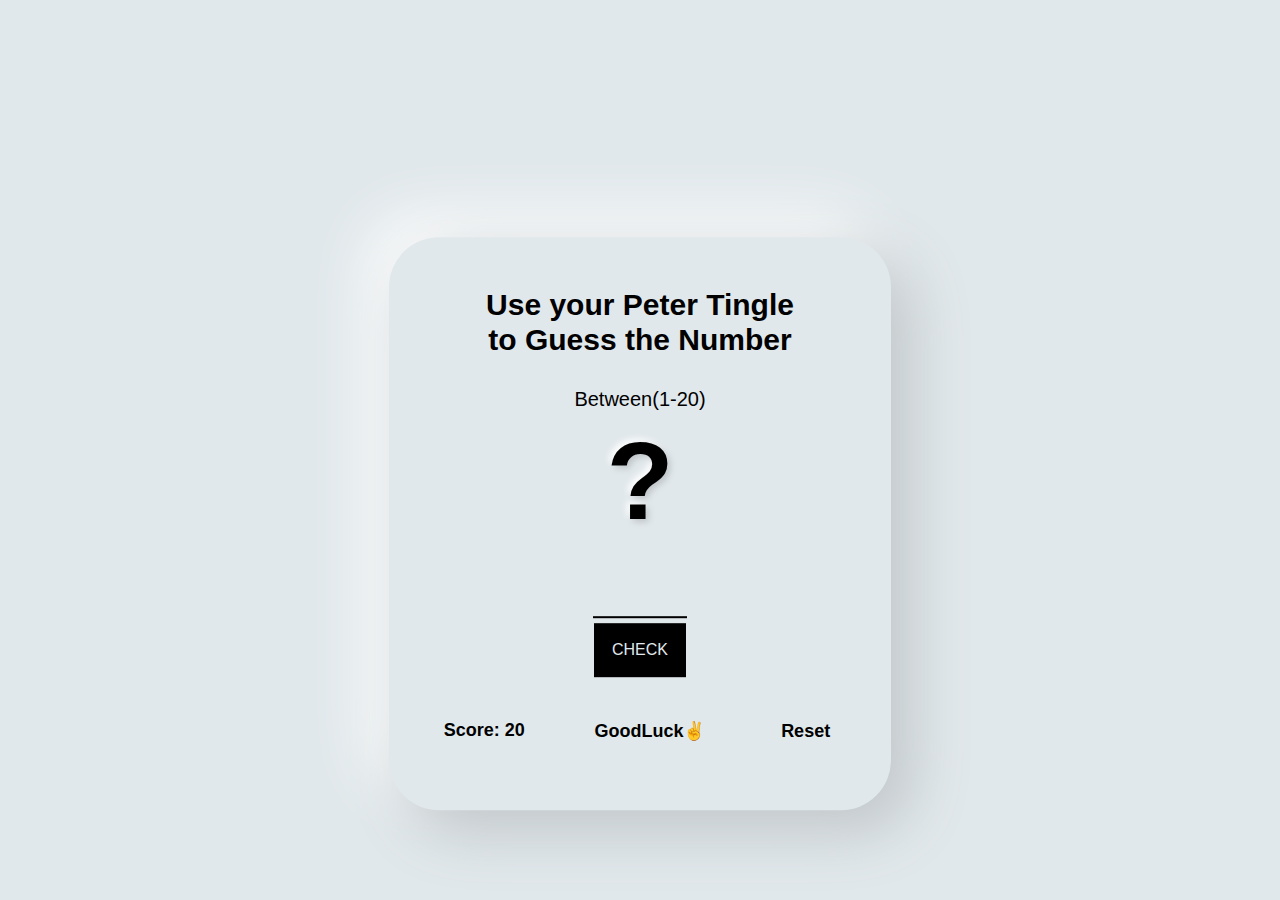
<file: 01-Guess-My-Number/index.html>
<!DOCTYPE html>
<html lang="en">
  <head>
    <meta charset="UTF-8" />
    <meta http-equiv="X-UA-Compatible" content="IE=edge" />
    <meta name="viewport" content="width=device-width, initial-scale=1.0" />
    <link
      rel="stylesheet"
      type="text/css"
      href="css/styles.css"
    />
    <title>Document</title>
  </head>
  <body>
    <div class="container">
      <header class="game-header">
        <h2>Use your Peter Tingle to Guess the Number</h2>
        <p>Between(1-20)</p>
      </header>
      <div class="hidden text-shadow"><b>?</b></div>

      <main class="game-main">
        <input type="text" class="number text-shadow" />
        <button class="check">CHECK</button>
      </main>

      <div class="game-bottom">
        <p class="label-score">Score: <span class="score">20</span></p>
        <p class="message">GoodLuck✌</p>
        <button class="reset"><a href="index.html">Reset</a></button>
      </div>
    </div>
    <script src="https://reza-hussain.github.io/JavaScript-Projects/01-Guess-My-Number/script.js"></script>
  </body>
</html>
</file>
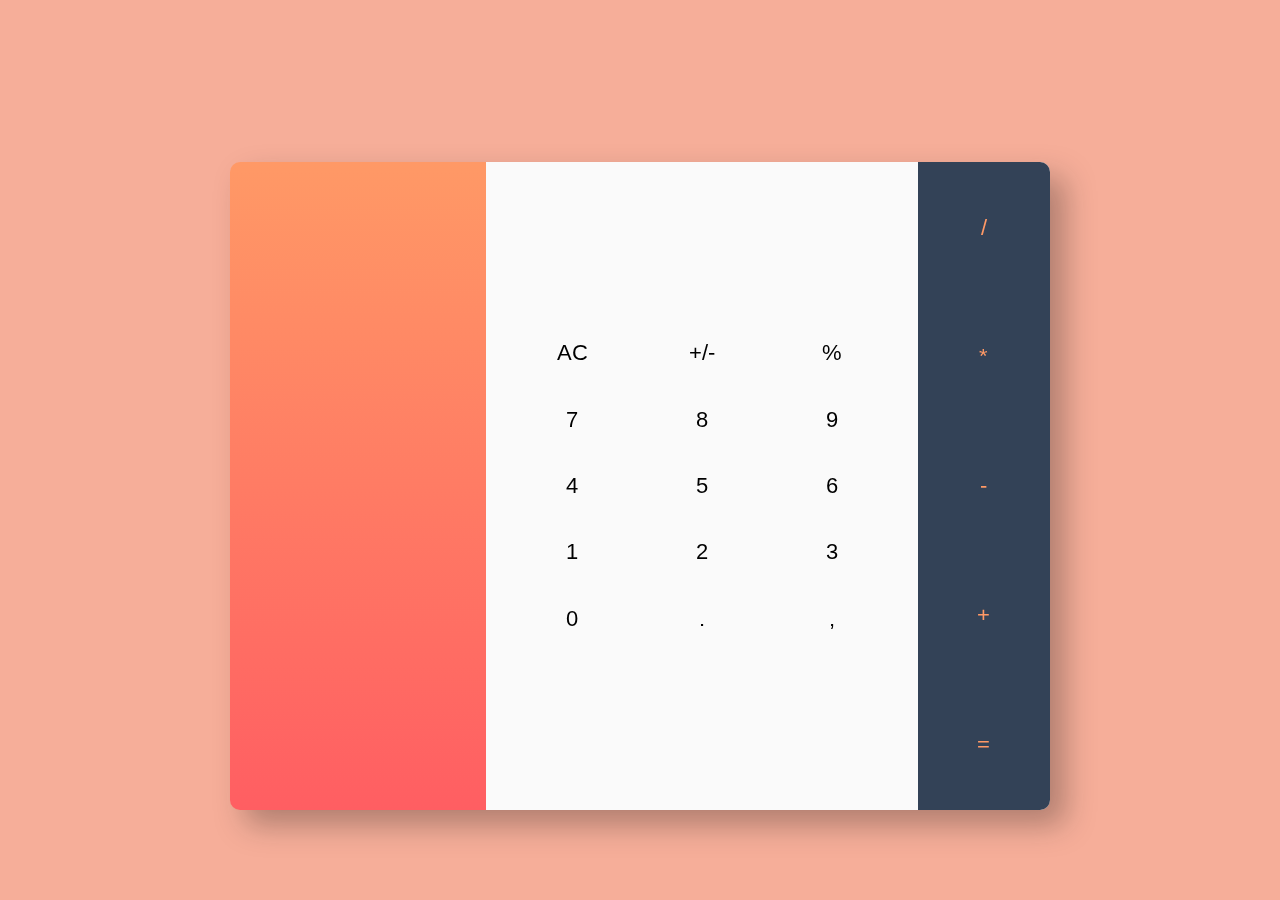
<file: 03-Calculator/index.html>
<!DOCTYPE html>
<html lang="en">
  <head>
    <meta charset="UTF-8" />
    <meta http-equiv="X-UA-Compatible" content="IE=edge" />
    <meta name="viewport" content="width=device-width, initial-scale=1.0" />
    <link rel="stylesheet" href="css/styles.css"
  </head>
  <body>
    <div class="container">
      <div class="input-box">
        <p class="main previous"></p>
        <textarea class="current" type="text" id="textval"></textarea>
      </div>
      <div class="table">
        <table class="left">
          <tr>
            <td><input class="clear" type="button" value="AC" /></td>
            <td><input class="plusMinus" type="button" value="+/-" /></td>
            <td><input class="percentage" type="button" value="%" /></td>
          </tr>
          <tr>
            <td><input class="number" type="button" value="7" /></td>
            <td><input class="number" type="button" value="8" /></td>
            <td><input class="number" type="button" value="9" /></td>
          </tr>
          <tr>
            <td><input class="number" type="button" value="4" /></td>
            <td><input class="number" type="button" value="5" /></td>
            <td><input class="number" type="button" value="6" /></td>
          </tr>
          <tr>
            <td><input class="number" type="button" value="1" /></td>
            <td><input class="number" type="button" value="2" /></td>
            <td><input class="number" type="button" value="3" /></td>
          </tr>
          <tr>
            <td><input class="number" type="button" value="0" /></td>
            <td><input class="number" type="button" value="." /></td>
            <td><input class="number" type="button" value="," /></td>
          </tr>
        </table>
        <table class="right">
          <tr>
            <td><input class="operation" type="button" value="/" /></td>
          </tr>
          <tr>
            <td><input class="operation" type="button" value="*" /></td>
          </tr>
          <tr>
            <td><input class="operation" type="button" value="-" /></td>
          </tr>
          <tr>
            <td><input class="operation" type="button" value="+" /></td>
          </tr>
          <tr>
            <td><input class="equals" type="button" value="=" /></td>
          </tr>
        </table>
      </div>
    </div>
    <script src="https://reza-hussain.github.io/JavaScript-Projects/03-Calculator/script.js"></script>
  </body>
</html>
</file>
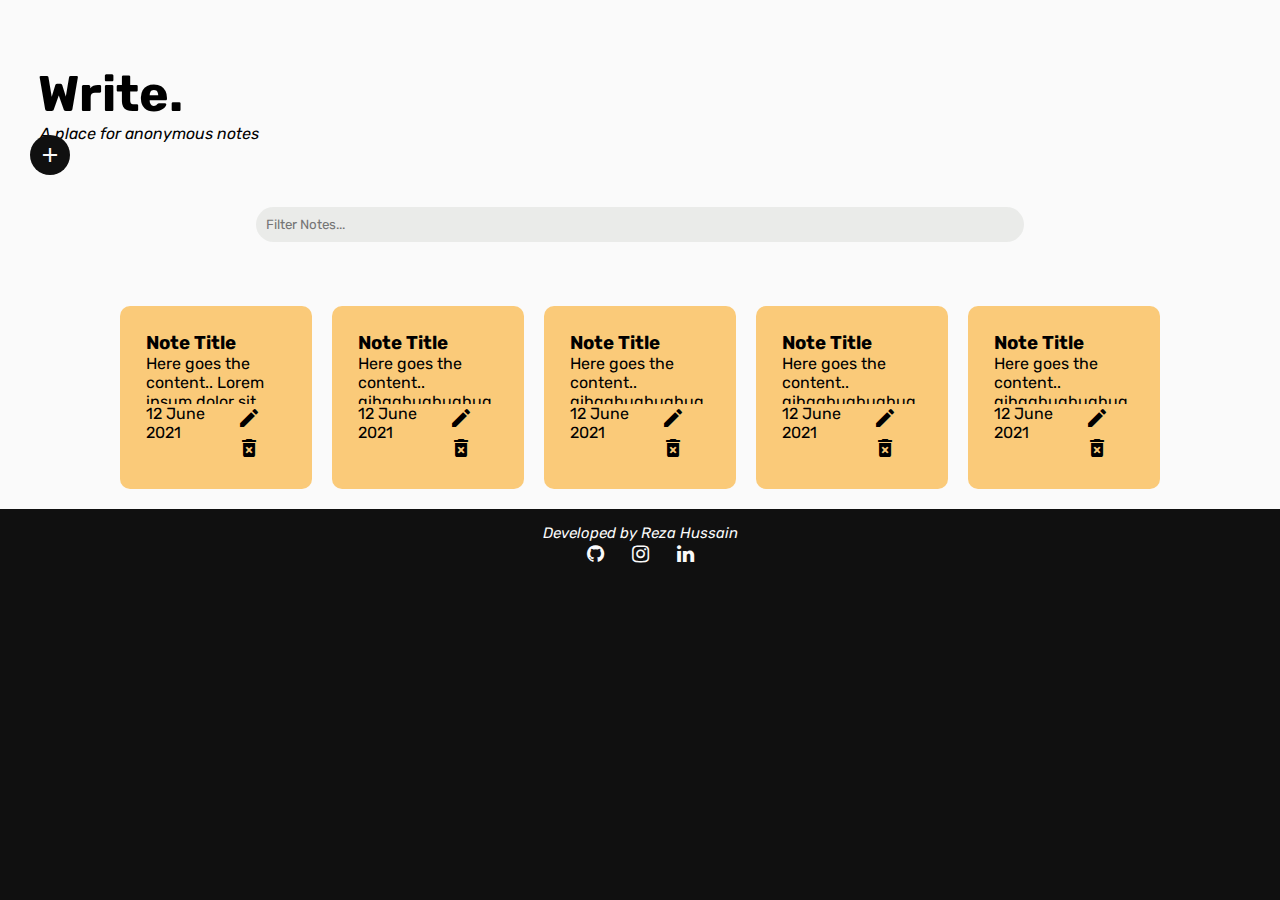
<file: 04-Write_The Notes App/index.html>
<!doctype html>
<html lang="en">
  <head>
    <title>Title</title>
    <!-- Required meta tags -->
    <meta charset="utf-8">
    <meta name="viewport" content="width=device-width, initial-scale=1, shrink-to-fit=no">

    <!-- Bootstrap CSS -->
    <link href="https://cdn.jsdelivr.net/npm/bootstrap@5.0.2/dist/css/bootstrap.min.css" rel="stylesheet" integrity="sha384-EVSTQN3/azprG1Anm3QDgpJLIm9Nao0Yz1ztcQTwFspd3yD65VohhpuuCOmLASjC" crossorigin="anonymous">
    <link rel="stylesheet" href="font-awesome-4.7.0/css/font-awesome.min.css">
    <link href="https://fonts.googleapis.com/icon?family=Material+Icons" rel="stylesheet">
    <link href="css/styles.css" rel="stylesheet">
  </head>
  <body>
    <div class="modal hidden fade" id="modal-box">
      <div class="modal-dialog">
        <div class="modal-content">
          <span class="modal-header" contenteditable="true" class="text-box"></span>
          <div class="modal-body">
            <textarea type="text" placeholder="Enter Content Here...."></textarea>
          </div>

          <div class="modal-bottom">
            <div class="color-buttons color-buttons-modal visuallyhidden" id="modal-color-picker">
              <button class="select-color red" id="red" type="button"></button>
              <button class="select-color blue" id="blue" type="button"></button>
              <button class="select-color orange"id="orange" type="button"></button>
              <button class="select-color green" id="green" type="button"></button>
              <button class="select-color purple" id="purple" type="button"></button>
            </div>
            <div class="modal-icons" id="modalIcons">
              <i class="material-icons close-btn" type="button" data-dismiss="modal">close</i>
              <i class="material-icons btn-color" id="select-color" type="button">format_paint</i>
              <i class="material-icons btn-done" type="button">done</i>
            </div>
          </div>
        </div>
      </div>
    </div>
    <div class="header_and_add">
      <div class="header container">
          <h3 class="logo">Write.</h3>
          <i class = "sub-logo">A place for anonymous notes</i>
      </div>
      <div class="dropdown" type="button">
        <div class="material-icons addButton" id="add-button" type="button">add</div>
        <div class="colors closed" type="button">
          <div class="color-dropdown">
          <button class="color-select color-select-0 red" id="red" type="button" data-toggle="modal" data-target="#modal-box"></button>
          <button class="color-select color-select-1 blue" id="blue" type="button" data-toggle="modal" data-target="#modal-box"></button>
          <button class="color-select color-select-2 orange" id="orange" type="button" data-toggle="modal" data-target="#modal-box"></button>
          <button class="color-select color-select-3 green" id="green" type="button" data-toggle="modal" data-target="#modal-box"></button>
          <button class="color-select color-select-4 purple" id="purple" type="button" data-toggle="modal" data-target="#modal-box"></button>
        </div>
      </div>
      
    </div>
    </div>

    </div>
    <div class="search">
      <input type="text" class="filter" placeholder="Filter Notes...">
    </div>

      <div class="row notes-content container">
          <div class="note col-xs-8 col-md-3 col-xl-6" id="note-1">
              <h3 class="note-title">Note Title</h3>
              <p class="note-content"> Here goes the content.. Lorem ipsum dolor sit amet, consectetur adipiscing elit, sed do eiusmod tempor incididunt ut labore et dolore magna aliqua. Ut enim ad minim veniam, </p>
              <p class="note-date"> 12 June 2021 <span class="note-icons"><i class="material-icons" type="button">create</i><i class="material-icons" type="button">delete_forever</i></span></p>
          </div>

          <div class="note col-xs-8 col-md-3 col-xl-6" id="note-2">
            <h3 class="note-title">Note Title</h3>
            <p class="note-content"> Here goes the content.. gihgghughughughughrgughughughrughughrguhgruhgrgh.</p>
            <p class="note-date"> 12 June 2021 <span class="note-icons"><i class="material-icons" type="button">create</i><i class="material-icons" type="button">delete_forever</i></span></p>
        </div>

        <div class="note col-xs-8 col-md-3 col-xl-6" id="note-3">
          <h3 class="note-title">Note Title</h3>
          <p class="note-content"> Here goes the content.. gihgghughughughughrgughughughrughughrguhgruhgrgh.</p>
          <p class="note-date"> 12 June 2021 <span class="note-icons"><i class="material-icons" type="button">create</i><i class="material-icons" type="button">delete_forever</i></span></p>
        </div>

        <div class="note col-xs-8 col-md-3 col-xl-6" id="note-4">
          <h3 class="note-title">Note Title</h3>
          <p class="note-content"> Here goes the content.. gihgghughughughughrgughughughrughughrguhgruhgrgh.</p>
          <p class="note-date"> 12 June 2021 <span class="note-icons"><i class="material-icons" type="button">create</i><i class="material-icons" type="button">delete_forever</i></span></p>
        </div>

        <div class="note col-xs-8 col-md-3 col-xl-6" id="note-5">
          <h3 class="note-title">Note Title</h3>
          <p class="note-content"> Here goes the content.. gihgghughughughughrgughughughrughughrguhgruhgrgh.</p>
          <p class="note-date"> 12 June 2021 <span class="note-icons"><i class="material-icons" type="button">create</i><i class="material-icons" type="button">delete_forever</i></span></p>
        </div>
        
      </div>
    <!-- Optional JavaScript -->
    <!-- jQuery first, then Popper.js, then Bootstrap JS -->
    <script src="https://code.jquery.com/jquery-3.3.1.slim.min.js" integrity="sha384-q8i/X+965DzO0rT7abK41JStQIAqVgRVzpbzo5smXKp4YfRvH+8abtTE1Pi6jizo" crossorigin="anonymous"></script>
    <script src="https://cdnjs.cloudflare.com/ajax/libs/popper.js/1.14.7/umd/popper.min.js" integrity="sha384-UO2eT0CpHqdSJQ6hJty5KVphtPhzWj9WO1clHTMGa3JDZwrnQq4sF86dIHNDz0W1" crossorigin="anonymous"></script>
    <script src="https://stackpath.bootstrapcdn.com/bootstrap/4.3.1/js/bootstrap.min.js" integrity="sha384-JjSmVgyd0p3pXB1rRibZUAYoIIy6OrQ6VrjIEaFf/nJGzIxFDsf4x0xIM+B07jRM" crossorigin="anonymous"></script>
    <script src="https://reza-hussain.github.io/JavaScript-Projects/04-Write_The%20Notes%20App/script.js"></script>
  </body>
  <footer>
    <p class="author"><i>Developed by Reza Hussain</i></p>
    <div class="social-icons">
      <i class="fa fa-github" aria-hidden="true"></i>
      <i class="fa fa-instagram" aria-hidden="true"></i>
      <i class="fa fa-linkedin" aria-hidden="true"></i>
    </div>
  </footer>
</html>
</file>
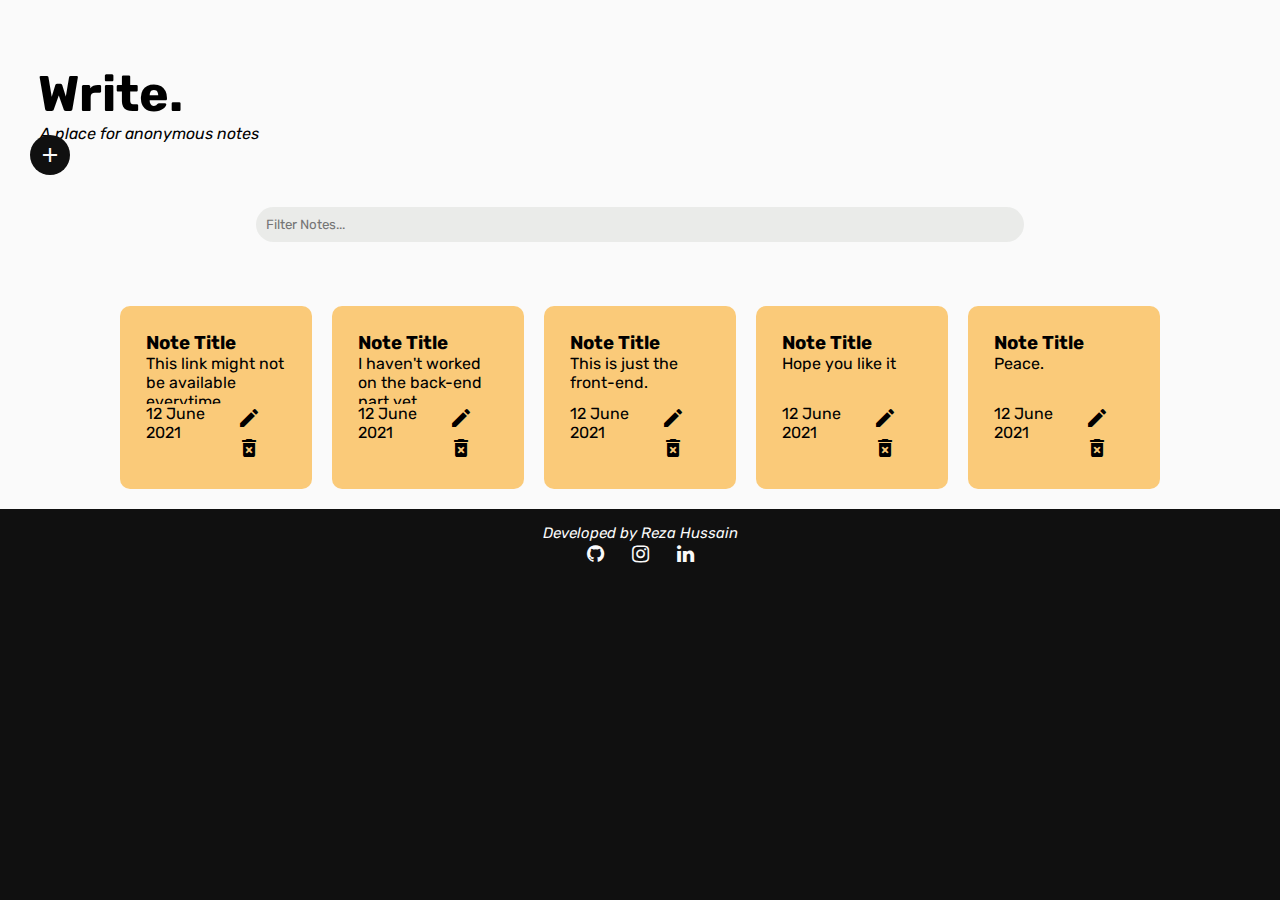
<file: 04-Write_The_Notes_App/index.html>
<!doctype html>
<html lang="en">
  <head>
    <title>Title</title>
    <!-- Required meta tags -->
    <meta charset="utf-8">
    <meta name="viewport" content="width=device-width, initial-scale=1, shrink-to-fit=no">

    <!-- Bootstrap CSS -->
    <link href="https://cdn.jsdelivr.net/npm/bootstrap@5.0.2/dist/css/bootstrap.min.css" rel="stylesheet" integrity="sha384-EVSTQN3/azprG1Anm3QDgpJLIm9Nao0Yz1ztcQTwFspd3yD65VohhpuuCOmLASjC" crossorigin="anonymous">
    <link rel="stylesheet" href="font-awesome-4.7.0/css/font-awesome.min.css">
    <link href="https://fonts.googleapis.com/icon?family=Material+Icons" rel="stylesheet">
    <link href="css/styles.css" rel="stylesheet">
  </head>
  <body>
    <div class="modal hidden fade" id="modal-box">
      <div class="modal-dialog">
        <div class="modal-content">
          <span class="modal-header" contenteditable="true" class="text-box"></span>
          <div class="modal-body">
            <textarea type="text" placeholder="Enter Content Here...."></textarea>
          </div>

          <div class="modal-bottom">
            <div class="color-buttons color-buttons-modal visuallyhidden" id="modal-color-picker">
              <button class="select-color red" id="red" type="button"></button>
              <button class="select-color blue" id="blue" type="button"></button>
              <button class="select-color orange"id="orange" type="button"></button>
              <button class="select-color green" id="green" type="button"></button>
              <button class="select-color purple" id="purple" type="button"></button>
            </div>
            <div class="modal-icons" id="modalIcons">
              <i class="material-icons close-btn" type="button" data-dismiss="modal">close</i>
              <i class="material-icons btn-color" id="select-color" type="button">format_paint</i>
              <i class="material-icons btn-done" type="button">done</i>
            </div>
          </div>
        </div>
      </div>
    </div>
    <div class="header_and_add">
      <div class="header container">
          <h3 class="logo">Write.</h3>
          <i class = "sub-logo">A place for anonymous notes</i>
      </div>
      <div class="dropdown" type="button">
        <div class="material-icons addButton" id="add-button" type="button">add</div>
        <div class="colors closed" type="button">
          <div class="color-dropdown">
          <button class="color-select color-select-0 red" id="red" type="button" data-toggle="modal" data-target="#modal-box"></button>
          <button class="color-select color-select-1 blue" id="blue" type="button" data-toggle="modal" data-target="#modal-box"></button>
          <button class="color-select color-select-2 orange" id="orange" type="button" data-toggle="modal" data-target="#modal-box"></button>
          <button class="color-select color-select-3 green" id="green" type="button" data-toggle="modal" data-target="#modal-box"></button>
          <button class="color-select color-select-4 purple" id="purple" type="button" data-toggle="modal" data-target="#modal-box"></button>
        </div>
      </div>
      
    </div>
    </div>

    </div>
    <div class="search">
      <input type="text" class="filter" placeholder="Filter Notes...">
    </div>

      <div class="row notes-content container">
          <div class="note col-xs-8 col-md-3 col-xl-6" id="note-1">
              <h3 class="note-title">Note Title</h3>
              <p class="note-content">This link might not be available everytime because the project is still under construction </p>
              <p class="note-date"> 12 June 2021 <span class="note-icons"><i class="material-icons" type="button">create</i><i class="material-icons" type="button">delete_forever</i></span></p>
          </div>

          <div class="note col-xs-8 col-md-3 col-xl-6" id="note-2">
            <h3 class="note-title">Note Title</h3>
            <p class="note-content">I haven't worked on the back-end part yet</p>
            <p class="note-date"> 12 June 2021 <span class="note-icons"><i class="material-icons" type="button">create</i><i class="material-icons" type="button">delete_forever</i></span></p>
        </div>

        <div class="note col-xs-8 col-md-3 col-xl-6" id="note-3">
          <h3 class="note-title">Note Title</h3>
          <p class="note-content">This is just the front-end.</p>
          <p class="note-date"> 12 June 2021 <span class="note-icons"><i class="material-icons" type="button">create</i><i class="material-icons" type="button">delete_forever</i></span></p>
        </div>

        <div class="note col-xs-8 col-md-3 col-xl-6" id="note-4">
          <h3 class="note-title">Note Title</h3>
          <p class="note-content"> Hope you like it</p>
          <p class="note-date"> 12 June 2021 <span class="note-icons"><i class="material-icons" type="button">create</i><i class="material-icons" type="button">delete_forever</i></span></p>
        </div>

        <div class="note col-xs-8 col-md-3 col-xl-6" id="note-5">
          <h3 class="note-title">Note Title</h3>
          <p class="note-content">Peace.</p>
          <p class="note-date"> 12 June 2021 <span class="note-icons"><i class="material-icons" type="button">create</i><i class="material-icons" type="button">delete_forever</i></span></p>
        </div>
        
      </div>
    <!-- Optional JavaScript -->
    <!-- jQuery first, then Popper.js, then Bootstrap JS -->
    <script src="https://code.jquery.com/jquery-3.3.1.slim.min.js" integrity="sha384-q8i/X+965DzO0rT7abK41JStQIAqVgRVzpbzo5smXKp4YfRvH+8abtTE1Pi6jizo" crossorigin="anonymous"></script>
    <script src="https://cdnjs.cloudflare.com/ajax/libs/popper.js/1.14.7/umd/popper.min.js" integrity="sha384-UO2eT0CpHqdSJQ6hJty5KVphtPhzWj9WO1clHTMGa3JDZwrnQq4sF86dIHNDz0W1" crossorigin="anonymous"></script>
    <script src="https://stackpath.bootstrapcdn.com/bootstrap/4.3.1/js/bootstrap.min.js" integrity="sha384-JjSmVgyd0p3pXB1rRibZUAYoIIy6OrQ6VrjIEaFf/nJGzIxFDsf4x0xIM+B07jRM" crossorigin="anonymous"></script>
    <script src="https://reza-hussain.github.io/JavaScript-Projects/04-Write_The_Notes_App/script.js"></script>
  </body>
  <footer>
    <p class="author"><i>Developed by Reza Hussain</i></p>
    <div class="social-icons">
      <i class="fa fa-github" aria-hidden="true"></i>
      <i class="fa fa-instagram" aria-hidden="true"></i>
      <i class="fa fa-linkedin" aria-hidden="true"></i>
    </div>
  </footer>
</html>
</file>
<file: 01-Guess-My-Number/css/styles.css>
* {
  font-family: -apple-system, BlinkMacSystemFont, 'Segoe UI', Roboto, Oxygen,
    Ubuntu, Cantarell, 'Open Sans', 'Helvetica Neue', sans-serif;
}

body {
  position: relative;
  background-color: #e1e8eb;
}
.container {
  position: absolute;
  top: 50%;
  left: 50%;
  transform: translate(-50%, 50%);
  /*border: 1px solid black;*/
  border-radius: 50px;
  background-color: #e1e8eb;
  box-shadow: 20px 20px 60px #bfc5c8, -20px -20px 60px #ffffff;
  width: 277px;
  height: 348px;
}

.game-header {
  display: block;
  text-align: center;
  padding-top: 5%;
  font-size: 13px;
  line-height: 23px;
}
.text-shadow {
  text-shadow: 3px 3px 6px #bfc5c8, -3px -3px 6px #ffffff;
}
.hidden {
  line-height: 80%;
  text-align: center;
  font-size: 55px;
}

.game-main {
  padding: 5%;
  display: block;
  margin: 0 auto;
}

input:focus {
  outline: none;
}
.number {
  width: 20%;
  font-size: 30px;
  font-weight: 700;
  text-align: center;
  display: block;
  margin: 0 auto;
  background-color: inherit;
  border: none;
  margin-bottom: 5px;
  border-bottom: 2px solid black;
}

.check {
  margin-top: 50px;
  display: block;
  margin: 0 auto;
  color: #e1e8eb;
  background-color: black;
  border: none;
  padding: 4%;
  cursor: pointer;
}

.game-bottom {
  padding: 0px 20px 0px 20px;
  display: flex;
  justify-content: space-around;
  font-size: small;
  margin-bottom: 20px;
}

.reset {
  background-color: inherit;
  border: none;
}
.reset a {
  text-decoration: none;
  color: black;
  font-weight: 700;
}

.game-bottom p {
  font-weight: 700;
}

@media screen and (min-width: 768px) {
  .container {
    transform: translate(-50%, 40%);
    width: 502px;
    height: 573px;
  }

  .game-header {
    font-size: 20px;
    margin: 0 auto;
    width: 65%;
    line-height: 35px;
  }

  .hidden {
    font-size: 110px;
  }

  .number {
    font-size: 55px;
  }

  .check {
    padding: 18px;
    font-size: medium;
  }

  .reset a {
    font-size: large;
  }
  .game-bottom p {
    font-size: large;
  }
}

@media screen and (min-width: 1366px) {
  .container {
    transform: translate(-50%, 3%);
  }
}
</file>
<file: 03-Calculator/css/styles.css>
@import url("https://fonts.googleapis.com/css2?family=Arimo:wght@400;500;600&display=swap");

html,
body {
  margin: 0;
  padding: 0;
  height: 80vh-200px;
  background-color: #f6ae99;
}

* {
  box-sizing: border-box;
  padding: 0;
  margin: 0;
  border: none;
  font-family: "Arimo", sans-serif;
}

.input, button {
  width: 100%;
  box-sizing: border-box; /* add this */
      -webkit-box-sizing: border-box;
      -moz-box-sizing: border-box;
}

input:focus {
  outline: none;
}

body {
  display: flex;
  justify-content: center;
  align-items: center;
  margin: 0 auto;
  height: 100vh;
  height: calc(var(--vh, 1vh) * 90);
}

.container {
  height: 80%;
  filter: drop-shadow(15px 15px 15px RGBA(16, 16, 16, 0.3));
}

.input-box {
  display: flex;
  flex-direction: column-reverse;
  height: 30%;
  width: 80vw;
  background-image: linear-gradient(#ff9966, #ff5e62);
  font-size: 50px;
  padding: 10%;
  text-align: right;
  border-radius: 10px 10px 0px 0px;
}

input:focus {
  outline: none;
}

textarea{
  border: none;
  resize: none;
}

#textval {
  background-color: inherit;
  font-size: 35px;
  height: 55px;
  text-align: right;
  margin: 0% 0% 5% 5%;
}

.previous{
  height: 70px;
  font-size: 45px;
}

.table {
  display: flex;
  width: 80vw;
  height: 70%;
  background-color: #fafafa;
  justify-content: center;
  border-radius: 0px 0px 10px 10px;
}

input[type="button"] {
  font-size: 22px;
  background-color: inherit;
  cursor: pointer;
  padding: 15%;
}


td {
  width: 25vw;
  max-height: fit-content;
  text-align: center;
}

.right {
  background-color: #334257;
  border-radius: 0px 0px 10px 0px;
}
.right input {
  color: #ff9966;
}

/*----------------------------------------------------------------------------------------------------------------------------------------------
----------------------------------------------------------------------------------------------------------------------------------------------
----------------------------------------------------------------------------------------------------------------------------------------------
----------------------------------------------------------------------------------------------------------------------------------------------*/

@media screen and (min-width: 600px) {
  body {
    display: flex;
    justify-content: center;
    align-items: center;
    margin: 0 auto;
    height: 100vh;
    height: calc(var(--vh, 1vh) * 90);
  }
  .container {
    margin-top: auto;
    height: 80%;
    width: 80vw;
    display: flex;
    justify-content: center;
    filter: drop-shadow(15px 15px 15px RGBA(16, 16, 16, 0.3));
  }
  
  .input-box {
    height: 100%;
    width: 20vw;
    font-size: 20px;
    padding-right: 10%;
    flex-direction: column-reverse;
    text-align: left;
    border-radius: 10px 0px 0px 10px;
    align-items: center;
  }
  .previous{
    max-height: 150px;
    width: 150px;
    text-align: right;
    font-size: 40px;
    word-wrap: break-word;
  }

  #textval {
    background-color: inherit;
    font-size: 30px;
    align-items: flex-start;
    min-height: 40px auto;
    width: 150px;
  }

  .table {
    display: flex;
    width: 55%;
    height: 100%;
    background-color: #fafafa;
    justify-content: center;
    align-items: center;
    border-radius: 0px 10px 10px 0px;
  }

  td {
    width: 10vw;
    text-align: center;
  }

  .left{
    margin: 0 auto;
  }

  .right{
    height: 100%;
    border-radius: 0px 10px 10px 0px;
  }

}

/*----------------------------------------------------------------------------------------------------------------------------------------------
----------------------------------------------------------------------------------------------------------------------------------------------
----------------------------------------------------------------------------------------------------------------------------------------------
----------------------------------------------------------------------------------------------------------------------------------------------*/

@media screen and (min-width: 1000px) {
  .input-box {
    height: 100%;
    width: 20vw;
    font-size: 20px;
    padding-right: 10%;
    flex-direction: column-reverse;
    text-align: left;
    border-radius: 10px 0px 0px 10px;
    justify-content: center;
    align-items: center;
  }
  .previous{
    max-height: 150px;
    width: 250px;
    text-align: right;
    font-size: 70px;
    word-wrap: break-word;
  }

  #textval {
    justify-content: center;
    background-color: inherit;
    font-size: 50px;
    align-items: flex-start;
    min-height:70px ;
    width: 250px;
  }
}
</file>
<file: 04-Write_The Notes App/css/styles.css>
@import url("https://fonts.googleapis.com/css2?family=Rubik:ital,wght@0,300;0,400;0,500;1,300;1,400&display=swap");

:root {
  --myblue: #0cd4fa;
  --myorange: #faca79;
  --myred: #fb9c75;
  --mypurple: #b797f5;
  --mygreen: #e4ed92;
  --mywhite: #fafafa;
}

* {
  margin: 0;
  padding: 0;
  box-sizing: border-box;
  font-family: "Rubik", sans-serif;
}

html {
  background-color: #101010;
  height: 100%;
}

body {
  width: 100%;
  padding: 0;
  margin: 0;
  background-color: var(--mywhite);
}

button {
  outline: none;
  border: none;
}

input {
  outline: none;
  border: none;
  background-color: inherit;
}

i {
  margin: 0;
  padding: 2px;
}

textarea {
  outline: none;
  resize: none;
  border: none;
  background-color: inherit;
}

span:focus {
  outline: none;
}

.container {
  padding: 10%;
}

.header_and_add {
  display: flex;
  flex-direction: column;
}

/*---------------------Modal Region--------------------------*/
.modal {
  position: fixed;
  margin: 0 auto;
}

.modal-header {
  padding: 14px;
  border: none;
  display: inline-block;
  font-weight: 500;
  filter: drop-shadow(0px 0.5px 5px rgba(16, 16, 16, 0.1));
  background-color: var(--myred);
  word-wrap: break-word;
  font-size: 30px;
}

.modal-header:empty::before {
  content: "Think of a Good Title";
  color: #6e6d6d;
}

.modal .modal-body {
  background-color: inherit;
  height: 70vh;
  padding: 20px;
  border: none;
}

.modal-body textarea {
  width: 85vw;
  height: 60vh;
}

.modal-bottom {
  width: 60vw;
  height: 8vh;
  margin: 0 auto;
  margin-bottom: 25px;
  border-radius: 50px 50px 50px 50px;
  display: flex;
  justify-content: space-around;
  align-items: center;
  overflow: hidden;
}

.modal-icons {
  width: inherit;
  height: inherit;
  background-color: var(--myred);
  color: #fafafa;
  display: flex;
  justify-content: space-around;
  align-items: center;
  opacity: 1;
  transition: all 0.4s linear;
}

#modal-color-picker {
  width: inherit;
  height: inherit;
  display: none;
  flex-direction: row;
  justify-content: space-around;
  align-items: center;
  border-radius: 50px 50px 50px 50px;
  opacity: 1;
  z-index: 1;
  border: 5px solid var(--myred);
}

.select-color {
  margin: 0 15px;
}

.color-buttons {
  display: block;
  margin: 0 auto;
  justify-content: center;
}

.hidden {
  display: none;
}

.visuallyhidden {
  opacity: 0;
}
/*---------------- -----Header Region--------------------------*/
.header {
  text-align: center;
}

.logo {
  font-size: 50px;
  margin: 0%;
}
/*--------------------Search/Filter Bar------------------------*/
.search {
  display: flex;
  justify-content: center;
}

.filter {
  width: 60vw;
  border-radius: 30px;
  outline: none;
  border: none;
  background-color: #eaebe9;
  padding: 10px;
}
/*---------------------Add Button Region--------------------------*/
.addButton {
  width: 40px;
  height: 40px;
  background-color: #101010;
  color: #fafafa;
  border-radius: 40px;
  display: flex;
  justify-content: center;
  align-items: center;
  margin: 0 auto;
  margin-bottom: 20px;
}
.addNote {
  display: block;
  text-align: center;
  margin: 0 auto;
}
.dropdown {
  display: block;
  margin: 0 auto;
  height: 80px;
  margin-bottom: 18px;
}
.color-select {
  margin: 5px 9px;
}
.colors {
  overflow-y: hidden;
  max-height: 500px;
  transition-property: all;
  transition-duration: 0.6s;
}
.color-dropdown {
  display: flex;
  justify-content: center;
  flex-direction: row;
  align-items: center;
  width: 50vw;
  height: 8vw;
  margin: 0 auto;
  background-color: #fafafa;
}
.color-select {
  width: 20px;
  height: 20px;
  border-radius: 50px;
  transition: all 0.5s ease-in linear;
}
.closed {
  max-height: 0;
}

#red {
  background-color: var(--myred);
  border: 1px solid inherit;
}

#blue {
  background-color: var(--myblue);
}

#green {
  background-color: var(--mygreen);
}

#orange {
  background-color: var(--myorange);
}

#purple {
  background-color: var(--mypurple);
}

button.color-select {
  border: 1px solid inherit;
}

button.color-select:hover {
  animation: spin 2s linear infinite;
  border: 1.9px dashed #fafafa;
  box-shadow: 0 0 0 2px #fafafa inset;
}

@keyframes spin {
  100% {
    transform: rotateZ(360deg);
  }
}
/*---------------------Notes Region--------------------------*/
.notes-content {
  display: flex;
  justify-content: center;
  margin: 0 auto;
}
.note {
  width: 60vw;
  height: auto;
  word-wrap: break-word;
  background-color: var(--myorange);
  padding: 8%;
  border-radius: 10px;
  margin-bottom: 20px;
}

.note-date {
  margin-bottom: 0;
  display: flex;
  justify-content: space-between;
}

/*---------------------Footer Region--------------------------*/
footer {
  background-color: #101010;
  text-align: center;
  font-size: 15px;
  color: #fafafa;
  padding: 10px;
  height: 20vh;
}

.author {
  margin-top: 5px;
}

.social-icons {
  height: 100px;
  text-align: center;
}

.fa {
  margin: 0px 10px 0px 10px;
  font-size: 20px;
  color: #fafafa;
  height: inherit;
  padding-bottom: 0;
}

/*-------------------------------------------------------------------------------------------------
---------------------------------------------------------------------------------------------------
----------------------------------MEDIUM DEVICE WIDTH----------------------------------------------
---------------------------------------------------------------------------------------------------
-------------------------------------------------------------------------------------------------*/

@media screen and (min-width: 768px) {
  /*Modal*/
  .modal-body textarea {
    width: 56vw;
  }
  .modal .modal-body {
    height: 70vh;
  }

  .modal-bottom {
    width: 40vw;
  }
  /*Header*/
  .header {
    text-align: left;
    width: 100vw;
    padding: 10% 3%;
  }

  .logo {
    font-size: 50px;
    margin: 0%;
  }

  body {
    width: 100%;
    padding: 0;
    margin: 0;
  }

  /*Add Button Content*/
  .addButton {
    padding: 0;
    margin: 0;
  }

  .dropdown {
    margin-bottom: 30px;
    display: flex;
    height: 60px;
    align-items: center;
    width: 50vw;
  }

  .colors {
    overflow-x: hidden;
    max-height: 70px;
    max-width: 300px;
  }
  .color-dropdown {
    display: flex;
    justify-content: center;
    flex-direction: row;
    align-items: center;
    width: 30vw;
    margin: 0 auto;
    background-color: #fafafa;
  }

  .closed {
    max-width: 0;
  }
  /*Notes Content*/

  .notes-content {
    min-height: auto;
    display: flex;
    justify-content: center;
    margin: 0 auto;
    padding: 0 3%;
  }

  .note {
    width: 25vw;
    height: auto;
    word-wrap: break-word;
    background-color: var(--myorange);
    padding: 5% 3% 5% 3%;
    border-radius: 10px;
    margin: 5% 2% 2% 0%;
    margin-bottom: 20px;
  }

  .note-content {
    overflow: hidden;
    height: 50px;
  }

  .note-date {
    margin-bottom: 0;
    display: flex;
    justify-content: space-between;
  }

  .note-date {
    margin-bottom: 0;
    display: flex;
    justify-content: space-between;
  }
}

/*-------------------------------------------------------------------------------------------------
---------------------------------------------------------------------------------------------------
----------------------------------DESKTOP DEVICE WIDTH---------------------------------------------
---------------------------------------------------------------------------------------------------
-------------------------------------------------------------------------------------------------*/

@media screen and (min-width: 1000px) {
  .modal-body textarea {
    width: 30vw;
  }
  .modal-bottom {
    width: 30vw;
  }
  /*-------------HEADER REGION----------*/
  .header_and_add {
    flex-direction: column-reverse;
  }
  .header {
    text-align: left;
    width: 100vw;
    padding: 5% 3%;
  }

  .logo {
    font-size: 50px;
    margin: 0%;
  }

  body {
    width: 100%;
    padding: 0;
    margin: 0;
  }

  /*Add Button Content*/
  #add-note {
    border: 1px solid red;
  }
  .dropdown {
    display: flex;
    flex-direction: column;
    margin: 0 auto;
    margin-top: 15vh;
    height: 100%;
    width: 100px;
    position: fixed;
    z-index: 1;
    top: 0;
    left: 0;
    overflow-y: hidden;
  }
  .color-select {
    margin: 5px 4px;
  }
  .colors {
    overflow-y: hidden;
    max-height: 500px;
    max-width: 50px;
    margin: 0 auto;
  }
  .color-dropdown {
    display: flex;
    justify-content: center;
    flex-direction: column;
    align-items: center;
    width: 50px;
    height: 25vh;
    margin: 0 auto;
    background-color: #fafafa;
  }
  .closed {
    max-height: 0;
  }

  /*Notes Content*/

  .notes-content {
    display: flex;
    justify-content: center;
    margin: 0 auto;
    padding: 0;
    gap: 20px;
    min-height: auto;
  }

  .note {
    width: 15vw;
    height: auto;
    word-wrap: break-word;
    background-color: var(--myorange);
    padding: 2%;
    margin: 5% 0 0 0;
    border-radius: 10px;
    margin-bottom: 20px;
  }

  .note-content {
    overflow: hidden;
    height: 50px;
  }

  .note-date {
    margin-bottom: 0;
    display: flex;
    justify-content: space-between;
  }
}
</file>
<file: 04-Write_The_Notes_App/css/styles.css>
@import url("https://fonts.googleapis.com/css2?family=Rubik:ital,wght@0,300;0,400;0,500;1,300;1,400&display=swap");

:root {
  --myblue: #0cd4fa;
  --myorange: #faca79;
  --myred: #fb9c75;
  --mypurple: #b797f5;
  --mygreen: #e4ed92;
  --mywhite: #fafafa;
}

* {
  margin: 0;
  padding: 0;
  box-sizing: border-box;
  font-family: "Rubik", sans-serif;
}

html {
  background-color: #101010;
  height: 100%;
}

body {
  width: 100%;
  padding: 0;
  margin: 0;
  background-color: var(--mywhite);
}

button {
  outline: none;
  border: none;
}

input {
  outline: none;
  border: none;
  background-color: inherit;
}

i {
  margin: 0;
  padding: 2px;
}

textarea {
  outline: none;
  resize: none;
  border: none;
  background-color: inherit;
}

span:focus {
  outline: none;
}

.container {
  padding: 10%;
}

.header_and_add {
  display: flex;
  flex-direction: column;
}

/*---------------------Modal Region--------------------------*/
.modal {
  position: fixed;
  margin: 0 auto;
}

.modal-header {
  padding: 14px;
  border: none;
  display: inline-block;
  font-weight: 500;
  filter: drop-shadow(0px 0.5px 5px rgba(16, 16, 16, 0.1));
  background-color: var(--myred);
  word-wrap: break-word;
  font-size: 30px;
}

.modal-header:empty::before {
  content: "Think of a Good Title";
  color: #6e6d6d;
}

.modal .modal-body {
  background-color: inherit;
  height: 70vh;
  padding: 20px;
  border: none;
}

.modal-body textarea {
  width: 85vw;
  height: 60vh;
}

.modal-bottom {
  width: 60vw;
  height: 8vh;
  margin: 0 auto;
  margin-bottom: 25px;
  border-radius: 50px 50px 50px 50px;
  display: flex;
  justify-content: space-around;
  align-items: center;
  overflow: hidden;
}

.modal-icons {
  width: inherit;
  height: inherit;
  background-color: var(--myred);
  color: #fafafa;
  display: flex;
  justify-content: space-around;
  align-items: center;
  opacity: 1;
  transition: all 0.4s linear;
}

#modal-color-picker {
  width: inherit;
  height: inherit;
  display: none;
  flex-direction: row;
  justify-content: space-around;
  align-items: center;
  border-radius: 50px 50px 50px 50px;
  opacity: 1;
  z-index: 1;
  border: 5px solid var(--myred);
}

.select-color {
  margin: 0 15px;
}

.color-buttons {
  display: block;
  margin: 0 auto;
  justify-content: center;
}

.hidden {
  display: none;
}

.visuallyhidden {
  opacity: 0;
}
/*---------------- -----Header Region--------------------------*/
.header {
  text-align: center;
}

.logo {
  font-size: 50px;
  margin: 0%;
}
/*--------------------Search/Filter Bar------------------------*/
.search {
  display: flex;
  justify-content: center;
}

.filter {
  width: 60vw;
  border-radius: 30px;
  outline: none;
  border: none;
  background-color: #eaebe9;
  padding: 10px;
}
/*---------------------Add Button Region--------------------------*/
.addButton {
  width: 40px;
  height: 40px;
  background-color: #101010;
  color: #fafafa;
  border-radius: 40px;
  display: flex;
  justify-content: center;
  align-items: center;
  margin: 0 auto;
  margin-bottom: 20px;
}
.addNote {
  display: block;
  text-align: center;
  margin: 0 auto;
}
.dropdown {
  display: block;
  margin: 0 auto;
  height: 80px;
  margin-bottom: 18px;
}
.color-select {
  margin: 5px 9px;
}
.colors {
  overflow-y: hidden;
  max-height: 500px;
  transition-property: all;
  transition-duration: 0.6s;
}
.color-dropdown {
  display: flex;
  justify-content: center;
  flex-direction: row;
  align-items: center;
  width: 50vw;
  height: 8vw;
  margin: 0 auto;
  background-color: #fafafa;
}
.color-select {
  width: 20px;
  height: 20px;
  border-radius: 50px;
  transition: all 0.5s ease-in linear;
}
.closed {
  max-height: 0;
}

#red {
  background-color: var(--myred);
  border: 1px solid inherit;
}

#blue {
  background-color: var(--myblue);
}

#green {
  background-color: var(--mygreen);
}

#orange {
  background-color: var(--myorange);
}

#purple {
  background-color: var(--mypurple);
}

button.color-select {
  border: 1px solid inherit;
}

button.color-select:hover {
  animation: spin 2s linear infinite;
  border: 1.9px dashed #fafafa;
  box-shadow: 0 0 0 2px #fafafa inset;
}

@keyframes spin {
  100% {
    transform: rotateZ(360deg);
  }
}
/*---------------------Notes Region--------------------------*/
.notes-content {
  display: flex;
  justify-content: center;
  margin: 0 auto;
}
.note {
  width: 60vw;
  height: auto;
  word-wrap: break-word;
  background-color: var(--myorange);
  padding: 8%;
  border-radius: 10px;
  margin-bottom: 20px;
}

.note-date {
  margin-bottom: 0;
  display: flex;
  justify-content: space-between;
}

/*---------------------Footer Region--------------------------*/
footer {
  background-color: #101010;
  text-align: center;
  font-size: 15px;
  color: #fafafa;
  padding: 10px;
  height: 20vh;
}

.author {
  margin-top: 5px;
}

.social-icons {
  height: 100px;
  text-align: center;
}

.fa {
  margin: 0px 10px 0px 10px;
  font-size: 20px;
  color: #fafafa;
  height: inherit;
  padding-bottom: 0;
}

/*-------------------------------------------------------------------------------------------------
---------------------------------------------------------------------------------------------------
----------------------------------MEDIUM DEVICE WIDTH----------------------------------------------
---------------------------------------------------------------------------------------------------
-------------------------------------------------------------------------------------------------*/

@media screen and (min-width: 768px) {
  /*Modal*/
  .modal-body textarea {
    width: 56vw;
  }
  .modal .modal-body {
    height: 70vh;
  }

  .modal-bottom {
    width: 40vw;
  }
  /*Header*/
  .header {
    text-align: left;
    width: 100vw;
    padding: 10% 3%;
  }

  .logo {
    font-size: 50px;
    margin: 0%;
  }

  body {
    width: 100%;
    padding: 0;
    margin: 0;
  }

  /*Add Button Content*/
  .addButton {
    padding: 0;
    margin: 0;
  }

  .dropdown {
    margin-bottom: 30px;
    display: flex;
    height: 60px;
    align-items: center;
    width: 50vw;
  }

  .colors {
    overflow-x: hidden;
    max-height: 70px;
    max-width: 300px;
  }
  .color-dropdown {
    display: flex;
    justify-content: center;
    flex-direction: row;
    align-items: center;
    width: 30vw;
    margin: 0 auto;
    background-color: #fafafa;
  }

  .closed {
    max-width: 0;
  }
  /*Notes Content*/

  .notes-content {
    min-height: auto;
    display: flex;
    justify-content: center;
    margin: 0 auto;
    padding: 0 3%;
  }

  .note {
    width: 25vw;
    height: auto;
    word-wrap: break-word;
    background-color: var(--myorange);
    padding: 5% 3% 5% 3%;
    border-radius: 10px;
    margin: 5% 2% 2% 0%;
    margin-bottom: 20px;
  }

  .note-content {
    overflow: hidden;
    height: 50px;
  }

  .note-date {
    margin-bottom: 0;
    display: flex;
    justify-content: space-between;
  }

  .note-date {
    margin-bottom: 0;
    display: flex;
    justify-content: space-between;
  }
}

/*-------------------------------------------------------------------------------------------------
---------------------------------------------------------------------------------------------------
----------------------------------DESKTOP DEVICE WIDTH---------------------------------------------
---------------------------------------------------------------------------------------------------
-------------------------------------------------------------------------------------------------*/

@media screen and (min-width: 1000px) {
  .modal-body textarea {
    width: 30vw;
  }
  .modal-bottom {
    width: 30vw;
  }
  /*-------------HEADER REGION----------*/
  .header_and_add {
    flex-direction: column-reverse;
  }
  .header {
    text-align: left;
    width: 100vw;
    padding: 5% 3%;
  }

  .logo {
    font-size: 50px;
    margin: 0%;
  }

  body {
    width: 100%;
    padding: 0;
    margin: 0;
  }

  /*Add Button Content*/
  #add-note {
    border: 1px solid red;
  }
  .dropdown {
    display: flex;
    flex-direction: column;
    margin: 0 auto;
    margin-top: 15vh;
    height: 100%;
    width: 100px;
    position: fixed;
    z-index: 1;
    top: 0;
    left: 0;
    overflow-y: hidden;
  }
  .color-select {
    margin: 5px 4px;
  }
  .colors {
    overflow-y: hidden;
    max-height: 500px;
    max-width: 50px;
    margin: 0 auto;
  }
  .color-dropdown {
    display: flex;
    justify-content: center;
    flex-direction: column;
    align-items: center;
    width: 50px;
    height: 25vh;
    margin: 0 auto;
    background-color: #fafafa;
  }
  .closed {
    max-height: 0;
  }

  /*Notes Content*/

  .notes-content {
    display: flex;
    justify-content: center;
    margin: 0 auto;
    padding: 0;
    gap: 20px;
    min-height: auto;
  }

  .note {
    width: 15vw;
    height: auto;
    word-wrap: break-word;
    background-color: var(--myorange);
    padding: 2%;
    margin: 5% 0 0 0;
    border-radius: 10px;
    margin-bottom: 20px;
  }

  .note-content {
    overflow: hidden;
    height: 50px;
  }

  .note-date {
    margin-bottom: 0;
    display: flex;
    justify-content: space-between;
  }
}
</file>
